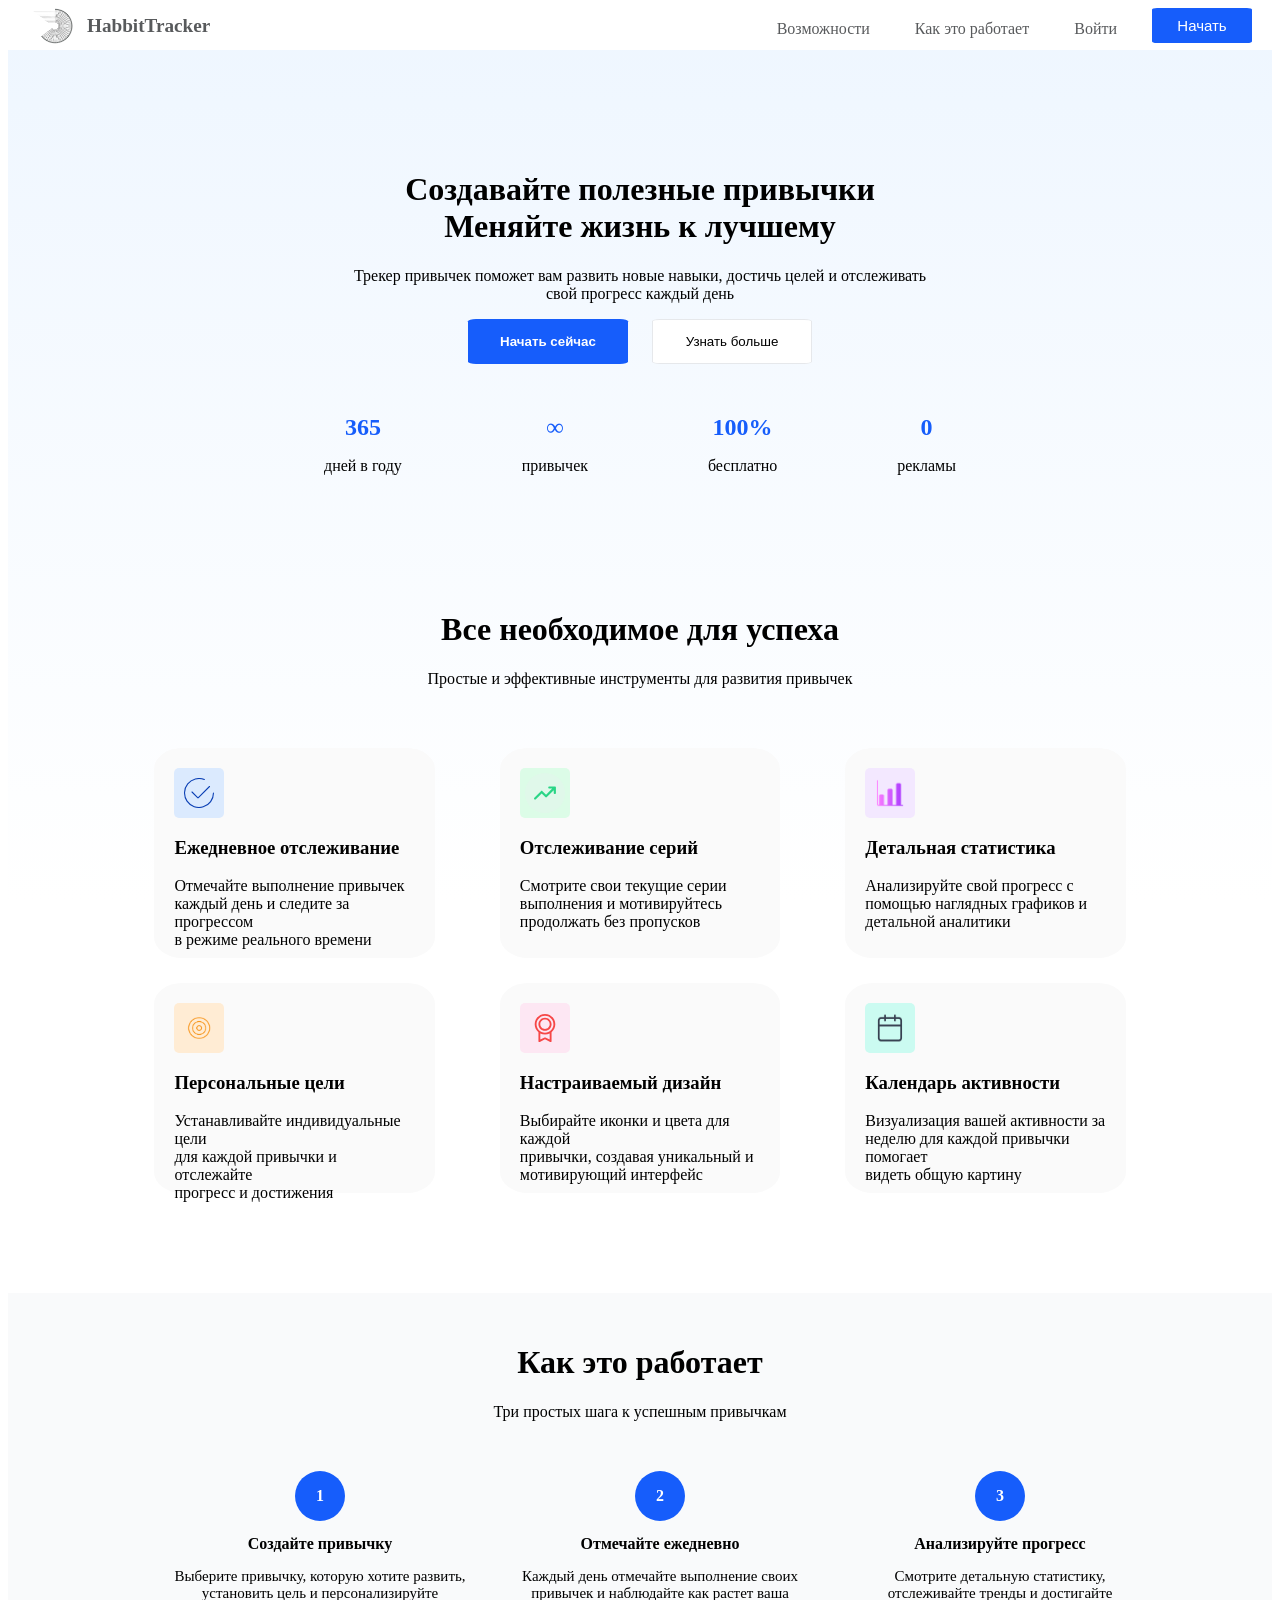
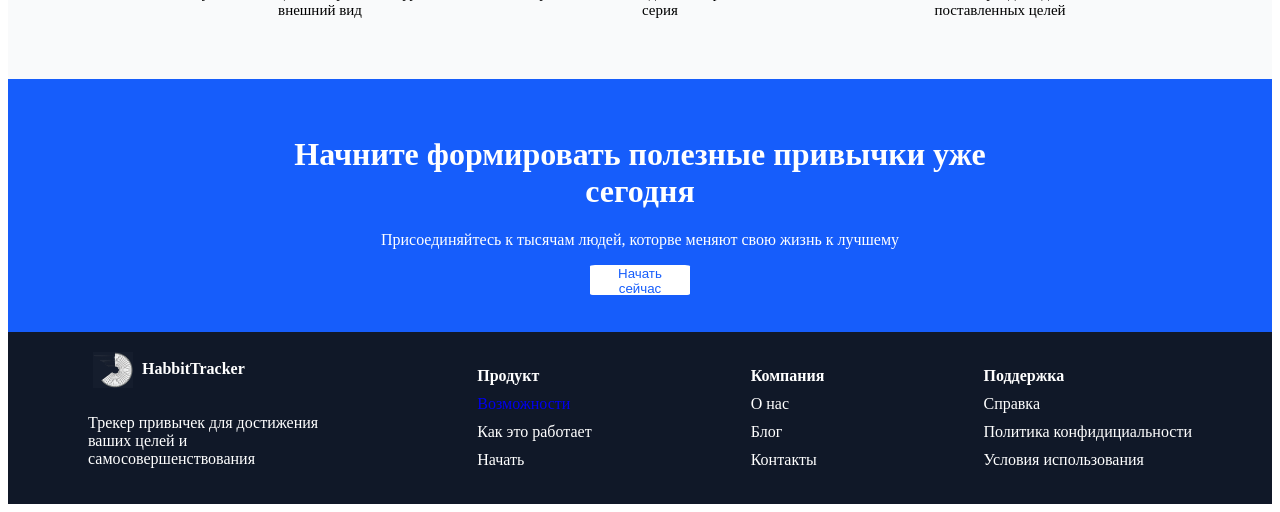
<file: index.html>
<!DOCTYPE html>
<html lang="en">
<head>
    <meta charset="UTF-8">
    <meta name="viewport" content="width=device-width, initial-scale=1.0">
    <title>Трекер привычек</title>
    <link rel="stylesheet" href="style.css">
</head>
<body>
    <header class="header">
        <div class="header-logo">
            <a href="/" class="header-logo img">
                <img src="./images/logo.png" alt="HabbitTracker Logo" 
                class="header-logo-image" width="40px"
                loading="lazy">
            </a>
            <span class="header-title">HabbitTracker</span>
        </div>
        <nav class="header-menu">
            <ul class="header-menu-list">
                <li class="header-menu-item">
                    <a href="#knowAbout" class="header-menu-link is-current">Возможности</a>
                </li>
                <li class="header-menu-item">
                    <a href="#howWork" class="header-menu-link">Как это работает</a>
                </li>
                <li class="header-menu-item">
                    <a href="./myHabbits.html" class="header-menu-link">Войти</a>
                </li>
            </ul>
            <button class="btn header-start" type="button" onclick="window.location.href='myHabbits.html'">
                Начать
            </button>
        </nav>
    </header>
    <div class="top-gradient">
    <div class="hero-section">
        <h1 class="hero-title">Создавайте полезные привычки <br>Меняйте жизнь к лучшему</h1>
        <p class="hero-description">
            Трекер привычек поможет вам развить новые навыки, достичь целей и отслеживать <br>свой прогресс каждый день
        </p>
        <div class="button-container">
            <button class="btn btn-primary" onclick="window.location.href='myHabbits.html'">Начать сейчас</button>
            <button class="btn btn-secondary" onclick="window.location.href='#knowAbout'">Узнать больше</button>
        </div>
        <div class="stats-section">
            <div class="stat-item">
                <span class="stat-number">365</span>
                <p class="stat-label">дней в году</p>
            </div>
            <div class="stat-item">
                <span class="stat-number">&#8734</span>
                <p class="stat-label">привычек</p>
            </div>
            <div class="stat-item">
                <span class="stat-number">100%</span>
                <p class="stat-label">бесплатно</p>
            </div>
            <div class="stat-item">
                <span class="stat-number">0</span>
                <p class="stat-label">рекламы</p>
            </div>
        </div>
    </div>
    <div class="features-section">
        <h1 class="features-title" id="knowAbout">Все необходимое для успеха</h1>
        <p class="features-description">Простые и эффективные инструменты для развития привычек</p>
        <div class="features-container">
            <div class="features-item">
                <div class="icon icon-galochka"><img src="./images/icons/galochka2.svg" alt=""></div>
                <h3 class="features-title">Ежедневное отслеживание</h3>
                <p class="features-title-description">
                    Отмечайте выполнение привычек<br>
                    каждый день и следите за прогрессом<br>
                    в режиме реального времени
                </p>
            </div>
            <div class="features-item">
                <div class="icon icon-strela"><img src="./images/icons/strela.svg" alt=""></div>
                <h3 class="features-title">Отслеживание серий</h3>
                <p class="features-title-description">
                    Смотрите свои текущие серии<br>
                    выполнения и мотивируйтесь<br>
                    продолжать без пропусков
                </p>
            </div>
            <div class="features-item">
                <div class="icon icon-diagram"><img src="./images/icons/diagram.png" alt=""></div>
                <h3 class="features-title">Детальная статистика</h3>
                <p class="features-title-description">
                    Анализируйте свой прогресс с<br>
                    помощью наглядных графиков и<br>
                    детальной аналитики
                </p>
            </div>
            <div class="features-item">
                <div class="icon icon-circle"><img src="./images/icons/circle.png" alt=""></div>
                <h3 class="features-title">Персональные цели</h3>
                <p class="features-title-description">
                    Устанавливайте индивидуальные цели<br>
                    для каждой привычки и отслежайте<br>
                    прогресс и достижения
                </p>
            </div>
            <div class="features-item">
                <div class="icon icon-medal"><img src="./images/icons/medal.svg" alt=""></div>
                <h3 class="features-title">Настраиваемый дизайн</h3>
                <p class="features-title-description">
                    Выбирайте иконки и цвета для каждой<br>
                    привычки, создавая уникальный и<br>
                    мотивирующий интерфейс
                </p>
            </div>
            <div class="features-item">
                <div class="icon icon-kalendar"><img src="./images/icons/kalendar.png" alt=""></div>
                <h3 class="features-title">Календарь активности</h3>
                <p class="features-title-description">
                    Визуализация вашей активности за<br>
                    неделю для каждой привычки помогает<br>
                    видеть общую картину
                </p>
            </div>
        </div>
    </div>
    </div>
    <div class="works-section" id="howWork">
        <h1>Как это работает</h1>
        <p class="works-description">Три простых шага к успешным привычкам</p>
        <div class="works-container">
            <div class="works-item">
                <div class="works-number"><span>1</span></div>
                <h4 class="works-item-title">Создайте привычку</h4>
                <p class="works-item-description">
                    Выберите привычку, которую хотите развить,<br>
                    установить цель и персонализируйте<br>
                    внешний вид
                </p>
            </div>
            <div class="works-item">
                <div class="works-number"><span>2</span></div>
                <h4 class="works-item-title">Отмечайте ежедневно</h4>
                <p class="works-item-description">
                    Каждый день отмечайте выполнение своих<br>
                    привычек и наблюдайте как растет ваша<br>
                    серия
                </p>
            </div>
            <div class="works-item">
                <div class="works-number"><span>3</span></div>
                <h4 class="works-item-title">Анализируйте прогресс</h4>
                <p class="works-item-description">
                    Смотрите детальную статистику,<br>
                    отслеживайте тренды и достигайте<br>
                    поставленных целей
                </p>
            </div>
        </div>
    </div>
    <div class="start-section">
        <h1 class="start-title">Начните формировать полезные привычки уже<br>сегодня</h1>
        <p class="start-description">Присоединяйтесь к тысячам людей, которве меняют свою жизнь к лучшему</p>
        <button class="btn btn-now" onclick="window.location.href='myHabbits.html'">Начать сейчас</button>
    </div>
    <footer class="footer">
        <div class="about-container">
            <div class="about-item about-tracker">
                <div class="footer-logo">
                    <a href="/" class="header-logo img">
                        <img src="./images/logo.png" alt="HabbitTracker Logo" 
                        class="header-logo-image" width="40px"
                        loading="lazy">
                    </a>
                    <span class="footer-title">HabbitTracker</span>
                </div>
                <p class="about-tracker-description">
                    Трекер привычек для достижения<br>
                    ваших целей и<br>
                    самосовершенствования
                </p>
            </div>
            <div class="about-item about-product">
                <a>Продукт</a>
                <a href="#knowAbout">Возможности</a>
                <a>Как это работает</a>
                <a>Начать</a>
            </div>
            <div class="about-item about-company">
                <a>Компания</a>
                <a>О нас</a>
                <a>Блог</a>
                <a>Контакты</a>
            </div>
            <div class="about-item about-support">
                <a>Поддержка</a>
                <a>Справка</a>
                <a>Политика конфидициальности</a>
                <a>Условия использования</a>
            </div>
        </div>
    </footer>
</body>
</html>
</file>
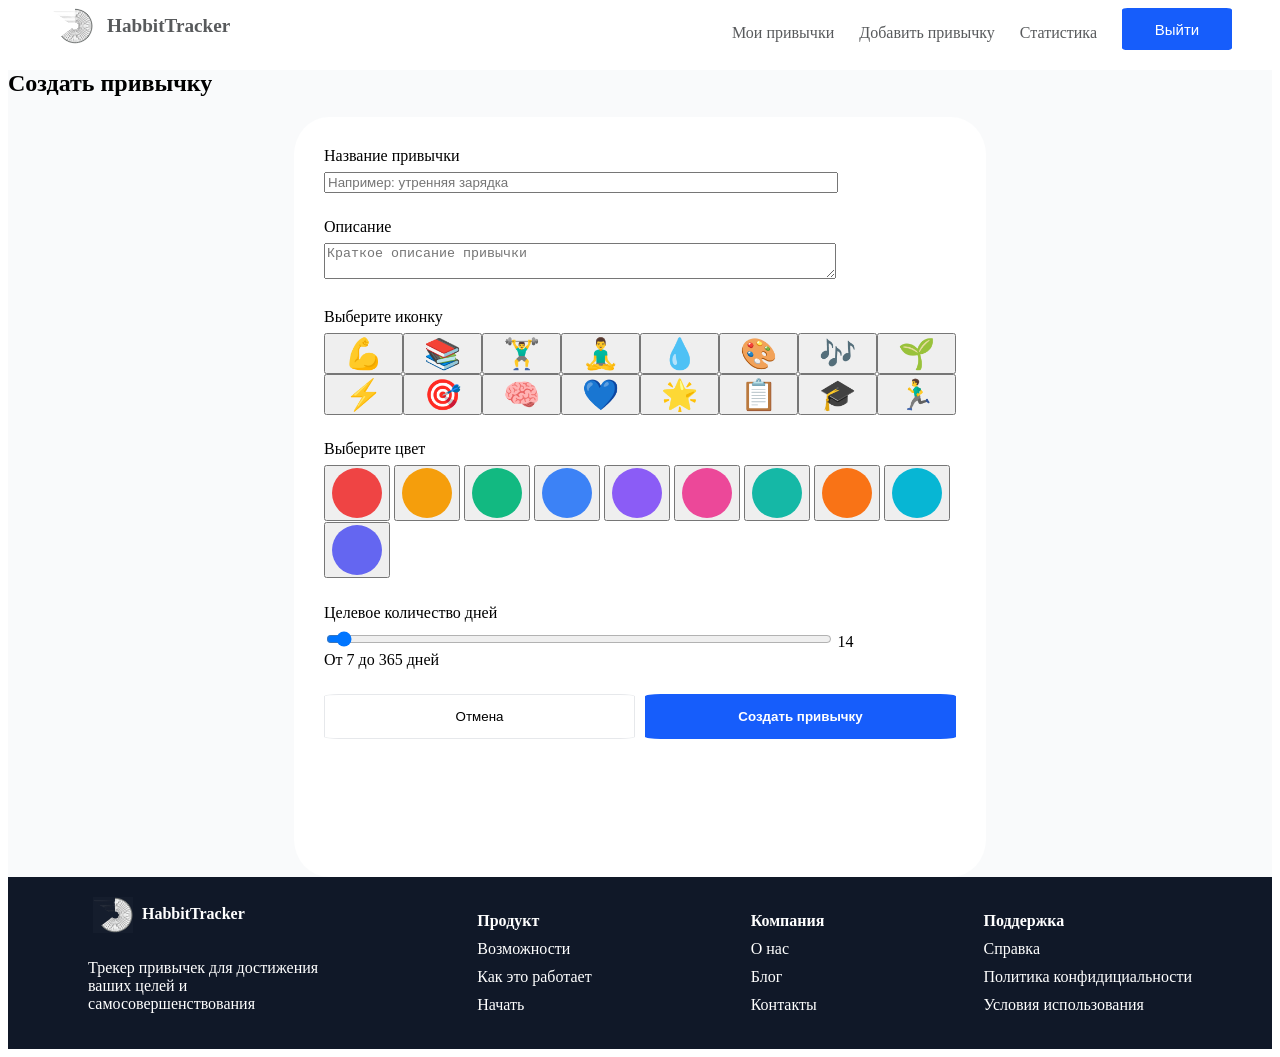
<file: addHabbit.html>
<!DOCTYPE html>
<html lang="en">
<head>
    <meta charset="UTF-8">
    <meta name="viewport" content="width=device-width, initial-scale=1.0">
    <title>Создать привычку</title>
    <link rel="stylesheet" href="addHabbit.css">
</head>
<body>
    <header class="header">
        <div class="header-logo">
            <a href="./index.html" class="header-logo img">
                <img src="./images/logo.png" alt="HabbitTracker Logo" 
                class="header-logo-image" width="40px"
                loading="lazy">
            </a>
            <span class="header-title">HabbitTracker</span>
        </div>
        <nav class="header-menu">
            <ul class="header-menu-list">
                <li class="header-menu-item">
                    <a href="./myHabbits.html" class="header-menu-link is-current">Мои привычки</a>
                </li>
                <li class="header-menu-item">
                    <a href="./addHabbit.html" class="header-menu-link">Добавить привычку</a>
                </li>
                <li class="header-menu-item">
                    <a href="./statsHabbit.html" class="header-menu-link">Статистика</a>
                </li>
            </ul>
            <button class="btn header-start" type="button" onclick="window.location.href='index.html'">
                Выйти
            </button>
        </nav>
    </header>


    <div class="main">
        <h2>Создать привычку</h2>
        <form class="form-container" id="habitForm">
            <div class="form-group">
                <label for="title">Название привычки </label>
                <input type="text" name="title" id="title" placeholder="Например: утренняя зарядка" required />
            </div>
            <div class="form-group">
                <label for="description">Описание </label>
                <textarea  name="description" id="description" placeholder="Краткое описание привычки"></textarea>
           </div>
            <div class="form-group">
                <label for="icon">Выберите иконку </label>
                <div class="icon-group">
                    <button>💪</button>
                    <button>📚</button>
                    <button>🏋️‍♂️</button>
                    <button>🧘‍♂️</button>
                    <button>💧</button>
                    <button>🎨</button>
                    <button>🎶</button>
                    <button>🌱</button>
                    <button>⚡</button>
                    <button>🎯</button>
                    <button>🧠</button>
                    <button>💙</button>
                    <button>🌟</button>
                    <button>📋</button>
                    <button>🎓</button>
                    <button>️️🏃‍♂️️</button>
                </div>
            </div>
            <div class="form-group">
                <label for="title">Выберите цвет </label>
                <div class="color-group">
                    <button type="button"><div class="circle circle-red"></div></button>
                    <button type="button"><div class="circle circle-yellow"></div></button>
                    <button type="button"><div class="circle circle-green"></div></button>
                    <button type="button"><div class="circle circle-blue"></div></button>
                    <button type="button"><div class="circle circle-purple"></div></button>
                    <button type="button"><div class="circle circle-pink"></div></button>
                    <button type="button"><div class="circle circle-jade"></div></button>
                    <button type="button"><div class="circle circle-orange"></div></button>
                    <button type="button"><div class="circle circle-turquoise"></div></button>
                    <button type="button"><div class="circle circle-lilac"></div></button>
                </div>
            </div>
            <div class="form-group">
                <label for="days">Целевое количество дней </label>
                <input type="range" id="days" min="7" max="365" step="1" value="14" id="days" name="days">
                <span id="days_Value">14</span>
                <div>От 7 до 365 дней</div>
           </div>
           <div class="form-group group-button">
           <button class="btn btn-cancel" onclick="window.location.href='myHabbits.html'">Отмена</button>
            <button type="submit" class="btn btn-add">Создать привычку</button>
            </div>
        </form>
    </div>


    <footer class="footer">
        <div class="about-container">
            <div class="about-item about-tracker">
                <div class="footer-logo">
                    <a href="/" class="header-logo img">
                        <img src="./images/logo.png" alt="HabbitTracker Logo" 
                        class="header-logo-image" width="40px"
                        loading="lazy">
                    </a>
                    <span class="footer-title">HabbitTracker</span>
                </div>
                <p class="about-tracker-description">
                    Трекер привычек для достижения<br>
                    ваших целей и<br>
                    самосовершенствования
                </p>
            </div>
            <div class="about-item about-product">
                <a>Продукт</a>
                <a>Возможности</a>
                <a>Как это работает</a>
                <a>Начать</a>
            </div>
            <div class="about-item about-company">
                <a>Компания</a>
                <a>О нас</a>
                <a>Блог</a>
                <a>Контакты</a>
            </div>
            <div class="about-item about-support">
                <a>Поддержка</a>
                <a>Справка</a>
                <a>Политика конфидициальности</a>
                <a>Условия использования</a>
            </div>
        </div>
    </footer>
    <script src="./script.js"></script>
</body>
</html>
</file>
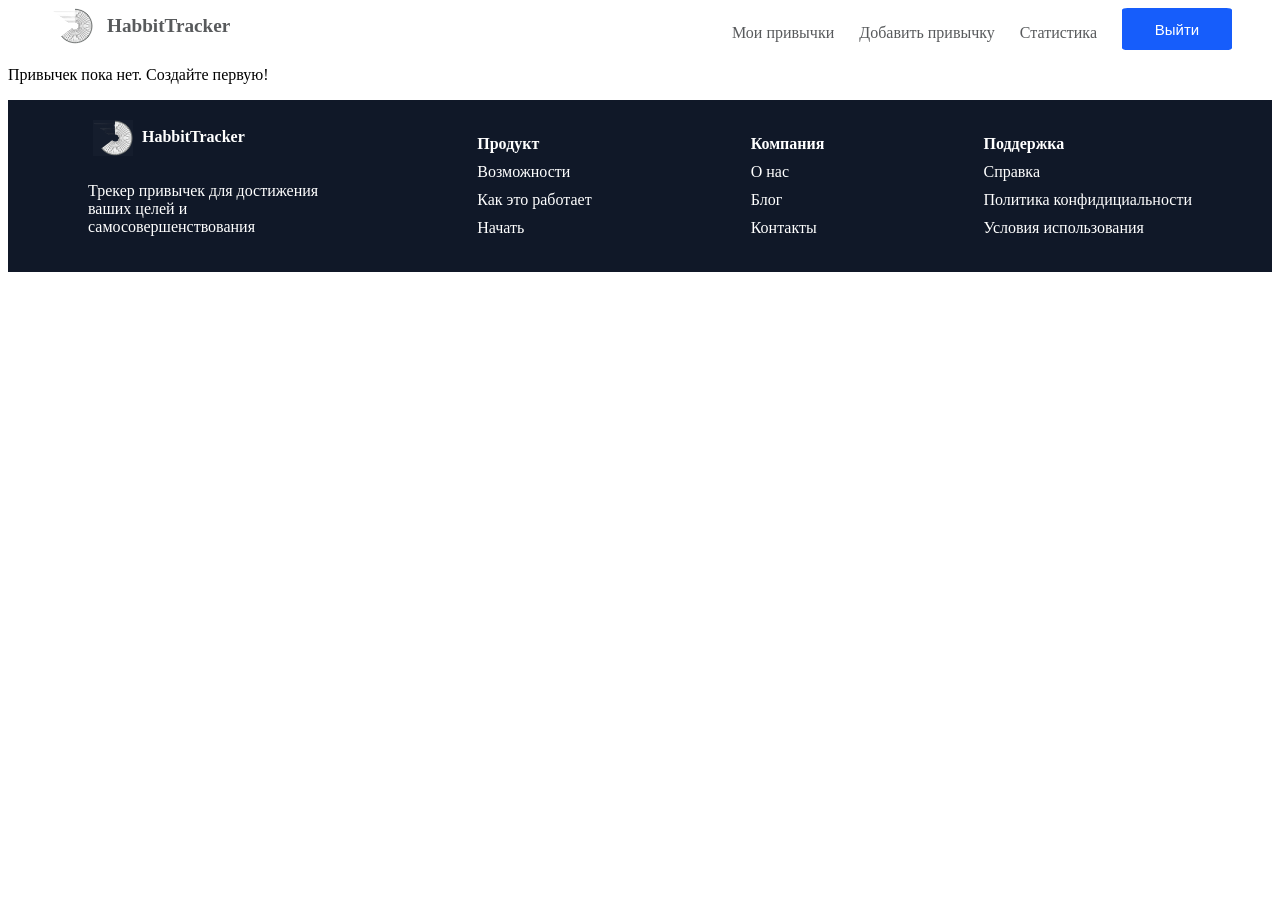
<file: myHabbits.html>
<!DOCTYPE html>
<html lang="en">
<head>
    <meta charset="UTF-8">
    <meta name="viewport" content="width=device-width, initial-scale=1.0">
    <title>Создать привычку</title>
    <link rel="stylesheet" href="./addHabbit.css">
    <link rel="stylesheet" href="./myHabbits.css">
</head>
<body>
    <header class="header">
        <div class="header-logo">
            <a href="./index.html" class="header-logo img">
                <img src="./images/logo.png" alt="HabbitTracker Logo" 
                class="header-logo-image" width="40px"
                loading="lazy">
            </a>
            <span class="header-title">HabbitTracker</span>
        </div>
        <nav class="header-menu">
            <ul class="header-menu-list">
                <li class="header-menu-item">
                    <a href="./myHabbits.html" class="header-menu-link is-current">Мои привычки</a>
                </li>
                <li class="header-menu-item">
                    <a href="./addHabbit.html" class="header-menu-link">Добавить привычку</a>
                </li>
                <li class="header-menu-item">
                    <a href="./statsHabbit.html" class="header-menu-link">Статистика</a>
                </li>
            </ul>
            <button class="btn header-start" type="button" onclick="window.location.href='index.html'">
                Выйти
            </button>
        </nav>
    </header>

    <div id="habits-container">
    </div>

    <footer class="footer">
        <div class="about-container">
            <div class="about-item about-tracker">
                <div class="footer-logo">
                    <a href="/" class="header-logo img">
                        <img src="./images/logo.png" alt="HabbitTracker Logo" 
                        class="header-logo-image" width="40px"
                        loading="lazy">
                    </a>
                    <span class="footer-title">HabbitTracker</span>
                </div>
                <p class="about-tracker-description">
                    Трекер привычек для достижения<br>
                    ваших целей и<br>
                    самосовершенствования
                </p>
            </div>
            <div class="about-item about-product">
                <a>Продукт</a>
                <a>Возможности</a>
                <a>Как это работает</a>
                <a>Начать</a>
            </div>
            <div class="about-item about-company">
                <a>Компания</a>
                <a>О нас</a>
                <a>Блог</a>
                <a>Контакты</a>
            </div>
            <div class="about-item about-support">
                <a>Поддержка</a>
                <a>Справка</a>
                <a>Политика конфидициальности</a>
                <a>Условия использования</a>
            </div>
        </div>
    </footer>
    <script src="./script_myHabbit.js"></script>
</body>
</html>
</file>
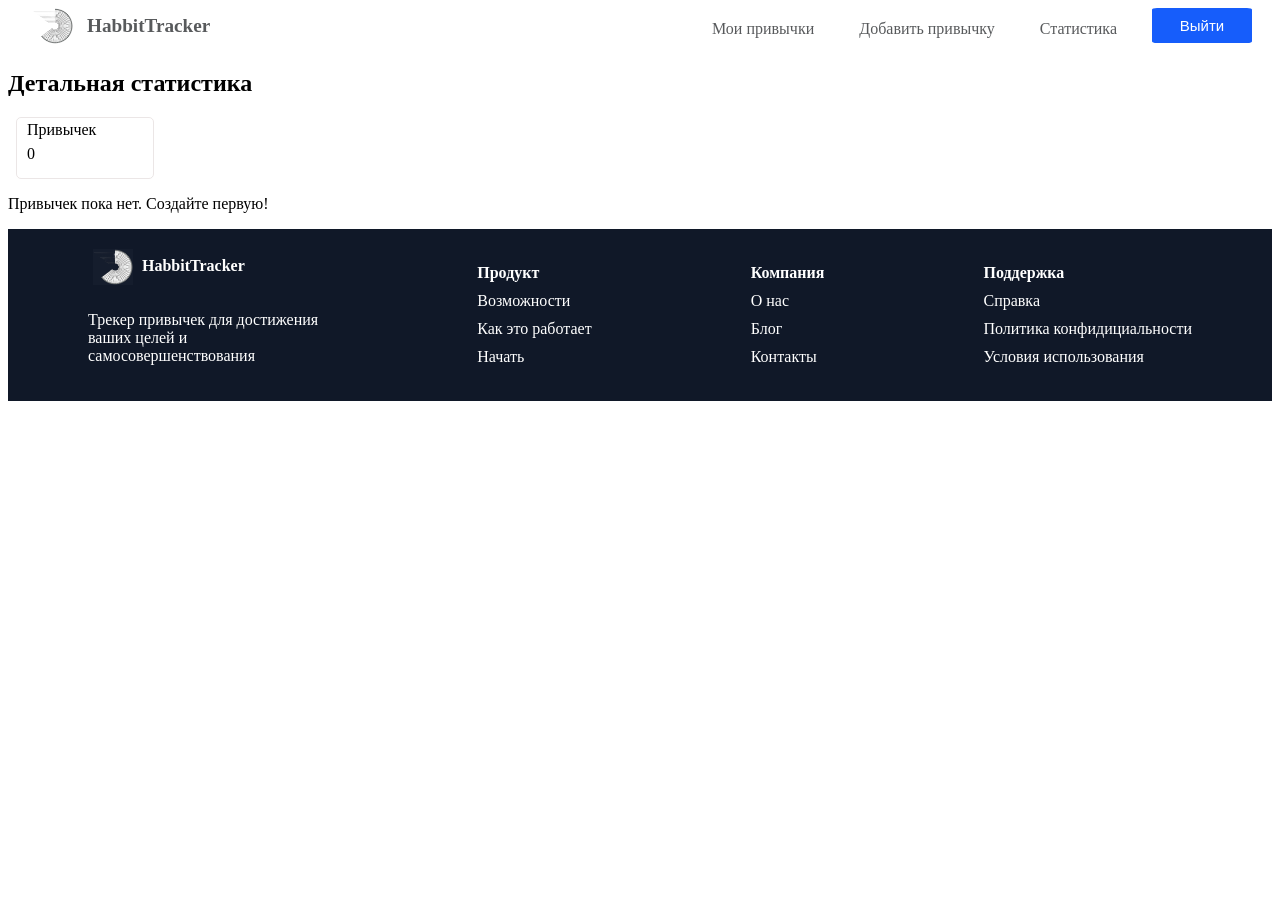
<file: statsHabbit.html>
<!DOCTYPE html>
<html lang="en">
<head>
    <meta charset="UTF-8">
    <meta name="viewport" content="width=device-width, initial-scale=1.0">
    <title>Статистика</title>
    <link rel="stylesheet" href="style.css">
    <link rel="stylesheet" href="./myHabbits.css">
    <link rel="stylesheet" href="./statsHabbit.css">
</head>
<body>
    <body>
    <header class="header">
        <div class="header-logo">
            <a href="/" class="header-logo img">
                <img src="./images/logo.png" alt="HabbitTracker Logo" 
                class="header-logo-image" width="40px"
                loading="lazy">
            </a>
            <span class="header-title">HabbitTracker</span>
        </div>
        <nav class="header-menu">
            <ul class="header-menu-list">
                <li class="header-menu-item">
                    <a href="./myHabbits.html" class="header-menu-link is-current">Мои привычки</a>
                </li>
                <li class="header-menu-item">
                    <a href="./addHabbit.html" class="header-menu-link">Добавить привычку</a>
                </li>
                <li class="header-menu-item">
                    <a href="./statsHabbit.html" class="header-menu-link">Статистика</a>
                </li>
            </ul>
            <button class="btn header-start"  type="button" onclick="window.location.href='index.html'">
                Выйти
            </button>
        </nav>
    </header>

<h2>Детальная статистика</h2>
<div class="stats">
            <div class="kolvo">Привычек<br><span id="kolvo">0</span></div>
        </div>
    <div id="habits-container">
        
    </div>





    <footer class="footer">
        <div class="about-container">
            <div class="about-item about-tracker">
                <div class="footer-logo">
                    <a href="/" class="header-logo img">
                        <img src="./images/logo.png" alt="HabbitTracker Logo" 
                        class="header-logo-image" width="40px"
                        loading="lazy">
                    </a>
                    <span class="footer-title">HabbitTracker</span>
                </div>
                <p class="about-tracker-description">
                    Трекер привычек для достижения<br>
                    ваших целей и<br>
                    самосовершенствования
                </p>
            </div>
            <div class="about-item about-product">
                <a>Продукт</a>
                <a>Возможности</a>
                <a>Как это работает</a>
                <a>Начать</a>
            </div>
            <div class="about-item about-company">
                <a>Компания</a>
                <a>О нас</a>
                <a>Блог</a>
                <a>Контакты</a>
            </div>
            <div class="about-item about-support">
                <a>Поддержка</a>
                <a>Справка</a>
                <a>Политика конфидициальности</a>
                <a>Условия использования</a>
            </div>
        </div>
    </footer>
    <script src="./statsHabbit.js"></script>
</body>
</html>
</file>
<file: style.css>
ul {
    list-style-type: none;
}
 a {
    text-decoration: none;
 }

 .btn {
    background-color: rgb(22,93,251);
    color: white;
    border-radius: 5%;
    border: none;
 }

.header {
    display: flex;
    flex-direction: row;
    justify-content: space-between;
    color: rgba(79, 81, 83, 0.949); 
    height: 42px;
    margin-inline: 20px;
    background-color: #fff;
}

.header-logo-image,
.header-title {
  vertical-align: middle;
  margin-inline: 5px;
}

.header-title {
    font-weight: 900;
    font-size: 1.2em;
}

.header-menu-list {
    display: flex;
    flex-direction: row;
    gap: 25px;
    align-items: center;
}

.header-menu {
    display: flex;
    flex-direction: row;
    gap: 25px;
}

.header-menu-list a {
    color: rgba(79, 81, 83, 0.949); 
}

.header-start {
    width: 100px;
    height: 35px;
    font-size: 15px;
}

.header-menu-item {
    height: 42px;
    display: flex;
    align-items: center;
}

.header-menu-item a {
    text-decoration: none;
    color: rgba(79, 81, 83, 0.949);
    padding: 0 10px
}

.header-start:hover {
    background-color: #2c226f;
}

.header-menu-item a:hover {
    font-size: 1.1em;
}

.hero-section {
    height: 340px;
    text-align: center;
    padding-block: 100px;
   
}

.top-gradient {
  background: linear-gradient(to bottom, rgb(238,246,255), white) fixed;}

.stats-section {
    display: flex;
    flex-direction: row;
    justify-content: space-between;
    width: 50%;
    margin-inline: auto;
    margin-top: 50px;
}

.stat-number {
    color: rgb(22,93,251);
    font-size: 1.5em;
    font-weight: 900;
}

.button-container .btn {
    width: 160px;
    height: 45px;
}

.btn-primary {
    font-weight: 700;
    margin-right: 10px;
}

.btn-primary:hover {
    background-color: #2c226f;
}

.btn-secondary {
    background-color: #fff;
    color: black;
    border: 1px solid rgb(230,232,235);
    margin-left: 10px;
}

.btn-secondary:hover {
    background-color: #c3c1c1;
}

.icon {
    width: 50px;
    height: 50px;
    display: flex;
    justify-content: center;
    align-items: center;
    border-radius: 10%;
}

.icon-galochka {
    background-color: rgb(219,234,254);
}

.icon-strela {
    background-color: rgb(220,252,231);
}

.icon-diagram {
    background-color: rgb(243,232,255);
}

.icon-circle {
    background-color: rgb(255,236,212);
}

.icon-medal {
    background-color: rgb(253,231,243);
}

.icon-kalendar {
    background-color: rgb(203,251,241);
}

.icon img {
    width: 30px;
}

.features-section {
    text-align: center;
    padding-bottom: 100px;
}

.features-item:nth-child(2) img {
    width: 40px;
}

.features-container {
    margin-top: 60px;
    width: 80%;
    max-width: 1100px;
    text-align: left;
    display: grid;
    grid-template-columns: repeat(3, minmax(280px, 1fr));
    grid-template-rows: repeat(2, 1fr);
    gap: 25px;
    margin-left: auto; /* центрирование по горизонтали */
    margin-right: auto;
}

.features-item {
    text-align: left;
    width: 75%;
    height: 170px;
    padding: 20px;
    background-color: rgb(250, 250, 250);
    border-radius: 10%;
    margin-left: auto; /* центрирование по горизонтали */
    margin-right: auto;
}



.works-section {
    background-color: rgb(249,250,251);
    text-align: center;
    padding-block: 30px;
}

.works-container {
    display: flex;
    flex-direction: row;
    justify-content: center;
    align-items: flex-start;
    gap: 40px;
    margin-block: 30px;
    margin-top: 50px;
    padding: 0 20px;
    margin-inline: auto;
    width: 100%;
}

.works-item {
    display: flex;
    flex-direction: column;
    align-items: center;
    text-align: center;
    width: 300px;
    margin: 0px;
}

.works-number {
    border-radius: 50%;
    background-color: rgb(22,93,251);
    width: 50px;
    height: 50px;
    display: flex;
    align-items: center;
    justify-content: center;
    margin-inline: auto;
    color: white;
    font-weight: 900;
}

.works-item-description {
    margin: 0;
    padding: 0;
}

.works-item-description {
    margin: 0;
    padding: 0;
    font-size: 15px;
}

.works-item-title {
    line-height: 30%;
}

.start-section {
    background-color: rgb(22,93,251);
    width: 100%;
    color: white;
    text-align: center;
    padding-block: 35px;
}

.btn-now {
    background-color: white;
    color: rgb(22,93,251);
    width: 100px;
    height: 30px;
}

.btn-now:hover {
    background-color: #2c226f;
    color: white;
}

.footer {
    background-color: rgb(16,24,40);
    color: white;

}

.about-container {
    display: flex;
    flex-direction: row;
    justify-content: space-between;
    padding: 20px 80px;
    
}

.about-item {
    display: flex;
    flex-direction: column;
    justify-content: center;
    gap: 10px;
}

.about-item a:nth-child(1),
.footer-logo span {
    font-weight: 900;
}

.about-item a:not(:nth-child(1)) {
    cursor: pointer;
}


@media (max-width: 1200px) {
    .icon {
        margin-top: 10px;
    }
    .features-item {
        padding: 0px 10px;
        max-width: 450px;
        min-height: 165px;
        font-size: smaller;
        background-color: white;

    }
    .features-container {
        width: 80%;
        padding: 40px 10px 20px 10px;
        margin-left: auto;
        margin-right: auto;
        gap: 20px;
        grid-template-columns: repeat(2, minmax(250px, 1fr));
        grid-template-rows: repeat(3, 1fr);
    }
}

@media (max-width: 950px) {
.about-container {
    flex-wrap: wrap;
    padding: 10px 20px;
    gap: 10px;
}
.stats-section {
    width: 70%;
}
.features-item {
    max-width: 100%;
    width: 95%;
    padding-top: 20px;
}
.features-section {
    padding-bottom: 30px;
}


}

@media (max-width: 800px) {
.header-title {
    display: none;
}
.header-menu-item:nth-child(2) {
    width: 149px;
}
.header-menu-list {
    gap: 0px;
}
.works-container{
    width: 93%;
}
.features-container{
    width: 95%;
}
.works-item {
    margin-left: auto;
    margin-right: auto;
}
.works-container {
    flex-direction: column;
}
}
</file>
<file: addHabbit.css>
ul {
    list-style-type: none;
}
 a {
    text-decoration: none;
 }

 .btn {
    background-color: rgb(22,93,251);
    color: white;
    border-radius: 5%;
    border: none;
 }

.header {
    display: flex;
    flex-direction: row;
    justify-content: space-between;
    color: rgba(79, 81, 83, 0.949); 
    height: 42px;
    margin-inline: 40px;
    background-color: #fff;
}

.header-logo-image,
.header-title {
  vertical-align: middle;
  margin-inline: 5px;
}

.header-title {
    font-weight: 900;
    font-size: 1.2em;
}

.header-menu-list {
    display: flex;
    flex-direction: row;
    gap: 25px;
}

.header-menu {
    display: flex;
    flex-direction: row;
    gap: 25px;
}

.header-menu-list a {
    color: rgba(79, 81, 83, 0.949); 
}

.header-start {
    
    width: 110px;
    font-size: 15px;
}

.header-start:hover {
    background-color: #2c226f;
}

.header-menu-item a:hover {
    font-size: 1.3em;
}



.main {
    background-color: rgb(249,250,251);
    
}

.form-container {
    background-color: #fff;
    width: 50%;
    height: 700px;
    margin-inline: auto;
    display: flex;
    flex-direction: column;
    gap: 25px;
    padding: 30px;
    border-radius: 5%;
}

.form-group label{
    padding-bottom: 7px;
}

label {
    display: block;
}

#title {
    width: 80%;
}

#days {
    width: 80%;
}

textarea{
    width: 80%;
}

.icon-group {
    display: grid;
    grid-template-columns: repeat(8, 1fr);
    grid-template-rows: repeat(2, 1fr);
}

.icon-group button {
    font-size: 30px;
    
}

.icon-current, .color-current {
    background-color: #575555;
    border: 1px solid white;
}

.circle {
    width: 50px;
    height: 50px;
    border-radius: 50%;
}



.circle-red {
    background-color: rgb(239,68,68);
}

.circle-yellow{
    background-color: rgb(245,158,12);
}

.circle-green {
    background-color: rgb(18,185,129);
}

.circle-blue {
    background-color: rgb(60,130,246);
}

.circle-purple {
    background-color: rgb(139,92,246);
}

.circle-pink {
    background-color: rgb(236,72,153);
}

.circle-jade {
    background-color: rgb(21,184,166);
}

.circle-orange {
    background-color: rgb(249,115,22);
}

.circle-turquoise{
    background-color: rgb(7,182,212);
}

.circle-lilac {
    background-color: rgb(100,102,241);
}

.group-button {
    display: flex;
    flex-direction: row;
    gap: 10px;
}

.group-button .btn {
    width: 50%;
    height: 45px;
    margin-inline: auto;
}

.btn-add {
    font-weight: 700;
    margin-right: 10px;
}

.btn-add:hover {
    background-color: #2c226f;
}

.btn-cancel {
    background-color: #fff;
    color: black;
    border: 1px solid rgb(230,232,235);
    margin-left: 10px;
}

.btn-cancel:hover {
    background-color: #c3c1c1;
}









.footer {
    background-color: rgb(16,24,40);
    color: white;

}

.about-container {
    display: flex;
    flex-direction: row;
    justify-content: space-between;
    padding: 20px 80px;
    
}

.about-item {
    display: flex;
    flex-direction: column;
    justify-content: center;
    gap: 10px;
}

.about-item a:nth-child(1),
.footer-logo span {
    font-weight: 900;
}

.about-item a:not(:nth-child(1)) {
    cursor: pointer;
}
</file>
<file: myHabbits.css>
.habit-card {
    width: 80%;
    border: 1px solid rgb(186, 180, 180);
    margin: 10px; 
    background-color: #fff;
    border-radius: 5px;
    position: relative;
    display: flex;
    flex-direction: row;
    gap: 15px;
}

.habit-card:hover {
    background-color: #c0bbbb;
}

.body {
    background-color: rgba(227, 220, 220, 0.7);
}

.hero {
    display: flex;
    flex-direction: row;
    gap: 10px;
}

.hero h3 {
    margin: 0 0 5px 0;
}

.btn-delete {
    position: absolute;
    right: 5px;
    top: 5px;
}

progress{
    width: 90%;
}


.custom-checkbox {
  display: inline-block;
  width: 25px;
  height: 25px;
  background: #ddd;
  position: relative;
  margin-top: 5px;
  margin-left: 5px;
  border-radius: 50%;
  

  
}

.custom-checkbox .checkmark::after {
  content: '✔';
  display: none;
  font-size: 18px;
  position: absolute;
  top: 0px;
  left: 4px;
}

.custom-checkbox input:checked + .checkmark::after {
  display: block;
}
</file>
<file: statsHabbit.css>
.kolvo {
    border-radius: 5px;
    border: 1px solid rgba(227, 220, 220, 0.7);
    width: 10%;
    height: 60px;
    padding-left: 10px;
    line-height: 1.5em;
    margin-left: 8px;
}
</file>
